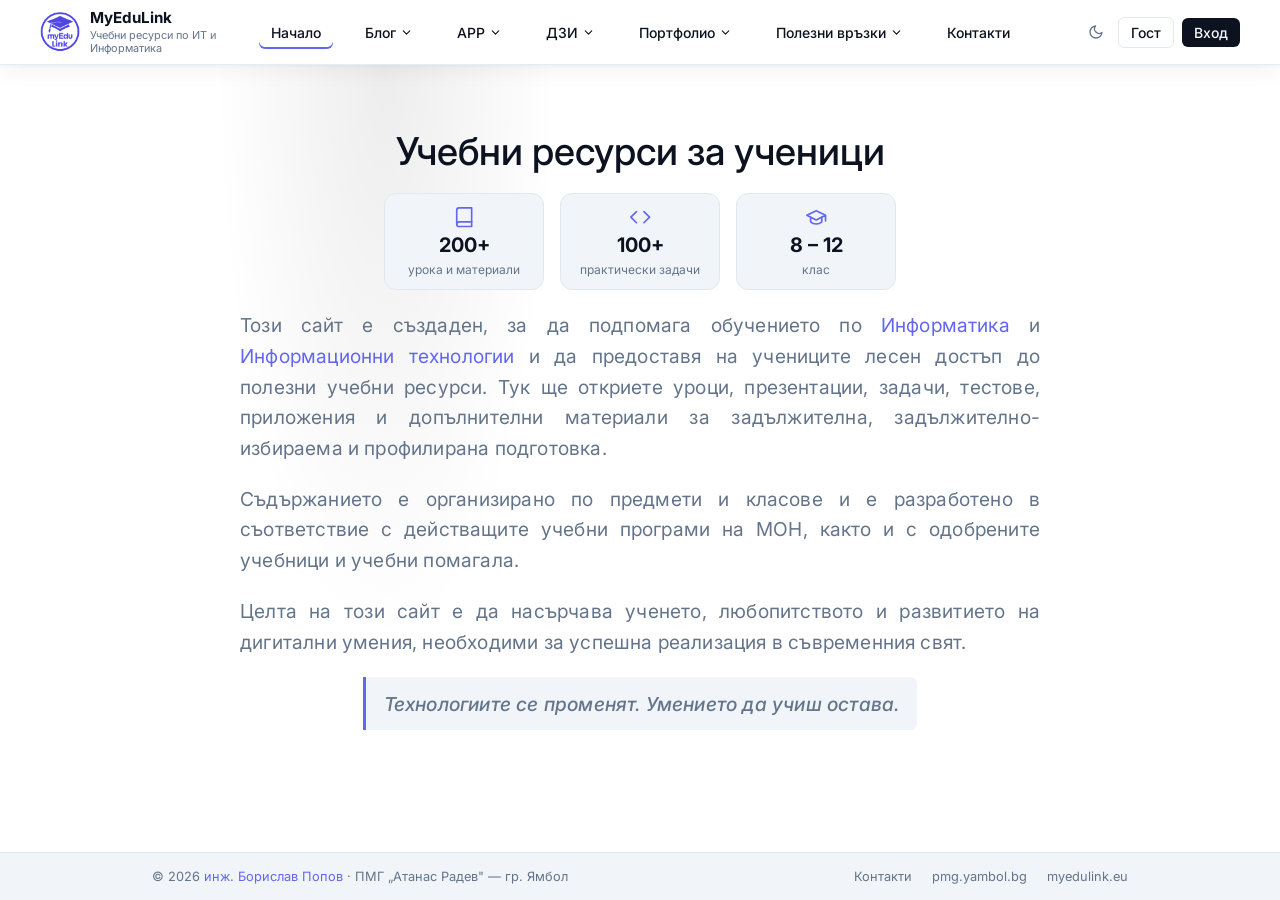
<file: index.html>
<!DOCTYPE html>
<html lang="bg">
<head>
  <meta charset="utf-8"/>
  <meta name="viewport" content="width=device-width,initial-scale=1"/>
  <title>MyEduLink — Борислав Попов</title>
  <link rel="preconnect" href="https://fonts.googleapis.com"/>
  <link rel="preconnect" href="https://fonts.gstatic.com" crossorigin/>
  <link href="https://fonts.googleapis.com/css2?family=Inter:wght@400;500;600;700&display=swap" rel="stylesheet"/>
  <link rel="stylesheet" href="styles.css"/>
</head>
<body>

<!-- ══════════════════════════════════════════════════════════════════════════
     HEADER — copy this block to every new page, keep nav.js at the bottom
     ══════════════════════════════════════════════════════════════════════════ -->
<header id="site-header">
  <nav class="nav-inner">

    <!-- Logo -->
    <a href="index.html" class="logo">
      <img src="logo.png" alt="MyEduLink" class="logo-img"/>
      <div class="logo-text">
        <span class="logo-title">MyEduLink</span>
        <span class="logo-sub">Учебни ресурси по ИТ и Информатика</span>
      </div>
    </a>

    <!-- Desktop nav links -->
    <div class="nav-links">

      <a href="index.html" class="nav-link nav-link--active">Начало</a>

      <!-- Блог -->
      <div class="nav-item" data-dd="blog">
        <button class="nav-trigger">Блог
          <svg class="chev" viewBox="0 0 24 24"><polyline points="6 9 12 15 18 9"/></svg>
        </button>
        <div class="dd-wrap" id="dd-blog">
          <div class="dd-panel">
            <div class="dd-grid dd-grid-1">
              <a href="https://myedulink.eu/blog" class="dd-item">
                <div class="dd-item-icon"><svg viewBox="0 0 24 24"><path d="M2 22l10-10"/><path d="M16 8c0 0 2 2 2 5s-2 5-8 8c-6-3-8-8-8-8 0-6 8-13 14-13z"/></svg></div>
                <div class="dd-item-text"><span class="dd-title">Последни публикации</span><span class="dd-desc">Новини и актуални материали</span></div>
              </a>
              <a href="https://myedulink.eu/blog" class="dd-item">
                <div class="dd-item-icon"><svg viewBox="0 0 24 24"><polyline points="21 8 21 21 3 21 3 8"/><rect x="1" y="3" width="22" height="5"/><line x1="10" y1="12" x2="14" y2="12"/></svg></div>
                <div class="dd-item-text"><span class="dd-title">Архив</span><span class="dd-desc">Всички публикации</span></div>
              </a>
            </div>
          </div>
        </div>
      </div>

      <!-- APP -->
      <div class="nav-item" data-dd="app">
        <button class="nav-trigger">APP
          <svg class="chev" viewBox="0 0 24 24"><polyline points="6 9 12 15 18 9"/></svg>
        </button>
        <div class="dd-wrap" id="dd-app">
          <div class="dd-panel">
            <div class="dd-grid dd-grid-2">
              <a href="https://myedulink.eu/apps/weather" class="dd-item">
                <div class="dd-item-icon"><svg viewBox="0 0 24 24"><circle cx="12" cy="12" r="4"/><line x1="12" y1="2" x2="12" y2="6"/><line x1="12" y1="18" x2="12" y2="22"/><line x1="2" y1="12" x2="6" y2="12"/><line x1="18" y1="12" x2="22" y2="12"/><line x1="4.22" y1="4.22" x2="7.05" y2="7.05"/><line x1="16.95" y1="16.95" x2="19.78" y2="19.78"/><line x1="4.22" y1="19.78" x2="7.05" y2="16.95"/><line x1="16.95" y1="7.05" x2="19.78" y2="4.22"/></svg></div>
                <div class="dd-item-text"><span class="dd-title">Прогноза за времето</span><span class="dd-desc">Текущо и до 6-дневна прогноза</span></div>
              </a>
              <a href="https://myedulink.eu/apps/wheel" class="dd-item">
                <div class="dd-item-icon"><svg viewBox="0 0 24 24"><circle cx="12" cy="12" r="9"/><circle cx="12" cy="12" r="2.5"/><line x1="12" y1="3" x2="12" y2="9.5"/><line x1="12" y1="14.5" x2="12" y2="21"/><line x1="3" y1="12" x2="9.5" y2="12"/><line x1="14.5" y1="12" x2="21" y2="12"/><line x1="5.64" y1="5.64" x2="10.11" y2="10.11"/><line x1="13.89" y1="13.89" x2="18.36" y2="18.36"/><line x1="18.36" y1="5.64" x2="13.89" y2="10.11"/><line x1="10.11" y1="13.89" x2="5.64" y2="18.36"/></svg></div>
                <div class="dd-item-text"><span class="dd-title">Wheel of Fortune</span><span class="dd-desc">Завъртете колелото на съдбата</span></div>
              </a>
              <a href="https://myedulink.eu/apps/barcode" class="dd-item">
                <div class="dd-item-icon"><svg viewBox="0 0 24 24"><rect x="3" y="3" width="6" height="6" rx="0.5"/><rect x="15" y="3" width="6" height="6" rx="0.5"/><rect x="3" y="15" width="6" height="6" rx="0.5"/><rect x="5" y="5" width="2" height="2"/><rect x="17" y="5" width="2" height="2"/><rect x="5" y="17" width="2" height="2"/><path d="M15 15h2v2h-2zm4 0h2v2h-2zm-4 4h2v2h-2zm2-2h2v2h-2z"/></svg></div>
                <div class="dd-item-text"><span class="dd-title">QR Генератор</span><span class="dd-desc">Генерирай персонализирани QR кодове</span></div>
              </a>
              <a href="https://myedulink.eu/apps/converter" class="dd-item">
                <div class="dd-item-icon"><svg viewBox="0 0 24 24"><path d="M4 7h16M4 12h10M4 17h7"/><path d="m16 14 3 3-3 3"/></svg></div>
                <div class="dd-item-text"><span class="dd-title">Конвертор на бройни системи</span><span class="dd-desc">Преобразувай с видими стъпки</span></div>
              </a>
              <a href="https://myedulink.eu/apps/binary" class="dd-item">
                <div class="dd-item-icon"><svg viewBox="0 0 24 24"><polyline points="16 18 22 12 16 6"/><polyline points="8 6 2 12 8 18"/></svg></div>
                <div class="dd-item-text"><span class="dd-title">Двоична Аритметика</span><span class="dd-desc">Събиране, изваждане, умножение, деление</span></div>
              </a>
              <a href="https://myedulink.eu/apps/flowchart" class="dd-item">
                <div class="dd-item-icon"><svg viewBox="0 0 24 24"><rect x="3" y="3" width="6" height="4" rx="1"/><rect x="15" y="9" width="6" height="4" rx="1"/><rect x="3" y="17" width="6" height="4" rx="1"/><path d="M9 5h3a3 3 0 0 1 3 3v8a3 3 0 0 1-3 3H9"/><line x1="6" y1="7" x2="6" y2="17"/></svg></div>
                <div class="dd-item-text"><span class="dd-title">Блок-Диаграма</span><span class="dd-desc">Създавай и изпълнявай алгоритми</span></div>
              </a>
              <a href="https://myedulink.eu/apps/countdown" class="dd-item">
                <div class="dd-item-icon"><svg viewBox="0 0 24 24"><circle cx="12" cy="12" r="10"/><polyline points="12 6 12 12 16 14"/></svg></div>
                <div class="dd-item-text"><span class="dd-title">Обратен Брояч</span><span class="dd-desc">Таймер за класна стая</span></div>
              </a>
              <a href="https://myedulink.eu/apps/whiteboard" class="dd-item">
                <div class="dd-item-icon"><svg viewBox="0 0 24 24"><path d="M11 4H4a2 2 0 0 0-2 2v14a2 2 0 0 0 2 2h14a2 2 0 0 0 2-2v-7"/><path d="M18.5 2.5a2.121 2.121 0 0 1 3 3L12 15l-4 1 1-4 9.5-9.5z"/></svg></div>
                <div class="dd-item-text"><span class="dd-title">Whiteboard</span><span class="dd-desc">Дигитална дъска за рисуване</span></div>
              </a>
              <a href="https://myedulink.eu/apps/grade-converter" class="dd-item">
                <div class="dd-item-icon"><svg viewBox="0 0 24 24"><polygon points="12 2 15.09 8.26 22 9.27 17 14.14 18.18 21.02 12 17.77 5.82 21.02 7 14.14 2 9.27 8.91 8.26 12 2"/></svg></div>
                <div class="dd-item-text"><span class="dd-title">Конвертор на оценки</span><span class="dd-desc">Изчислявай оценка по точки</span></div>
              </a>
            </div>
          </div>
        </div>
      </div>

      <!-- ДЗИ (mega menu) -->
      <div class="nav-item" data-dd="dzi">
        <button class="nav-trigger">ДЗИ
          <svg class="chev" viewBox="0 0 24 24"><polyline points="6 9 12 15 18 9"/></svg>
        </button>
        <div class="dd-wrap mega" id="dd-dzi">
          <div class="dd-panel dd-mega">
            <div class="dd-mega-main">
              <p class="dd-mega-label">По предмет</p>
              <div class="dd-mega-grid">
                <a href="#" class="dd-subject">Информатика</a>
                <a href="#" class="dd-subject">ИТ</a>
              </div>
              <hr class="dd-mega-divider"/>
              <div class="dd-mega-grid">
                <a href="#" class="dd-subject">График на изпитите</a>
                <a href="#" class="dd-subject">Примерни тестове</a>
              </div>
            </div>
          </div>
        </div>
      </div>

      <!-- Портфолио -->
      <div class="nav-item" data-dd="port">
        <button class="nav-trigger">Портфолио
          <svg class="chev" viewBox="0 0 24 24"><polyline points="6 9 12 15 18 9"/></svg>
        </button>
        <div class="dd-wrap" id="dd-port">
          <div class="dd-panel">
            <div class="dd-grid dd-grid-1">
              <a href="#" class="dd-item">
                <div class="dd-item-icon"><svg viewBox="0 0 24 24"><path d="M22 19a2 2 0 0 1-2 2H4a2 2 0 0 1-2-2V5a2 2 0 0 1 2-2h5l2 3h9a2 2 0 0 1 2 2z"/></svg></div>
                <div class="dd-item-text"><span class="dd-title">Проекти</span><span class="dd-desc">Завършени проекти</span></div>
              </a>
              <a href="#" class="dd-item">
                <div class="dd-item-icon"><svg viewBox="0 0 24 24"><path d="M22 10v6M2 10l10-5 10 5-10 5z"/><path d="M6 12v5c3 3 9 3 12 0v-5"/></svg></div>
                <div class="dd-item-text"><span class="dd-title">Ученически работи</span><span class="dd-desc">Работи и разработки на ученици</span></div>
              </a>
              <a href="#" class="dd-item">
                <div class="dd-item-icon"><svg viewBox="0 0 24 24"><circle cx="12" cy="8" r="6"/><path d="M15.477 12.89 17 22l-5-3-5 3 1.523-9.11"/></svg></div>
                <div class="dd-item-text"><span class="dd-title">Награди</span><span class="dd-desc">Постижения и отличия</span></div>
              </a>
            </div>
          </div>
        </div>
      </div>

      <!-- Полезни връзки -->
      <div class="nav-item" data-dd="links">
        <button class="nav-trigger">Полезни връзки
          <svg class="chev" viewBox="0 0 24 24"><polyline points="6 9 12 15 18 9"/></svg>
        </button>
        <div class="dd-wrap" id="dd-links">
          <div class="dd-panel">
            <div class="dd-grid dd-grid-2">
              <a href="https://www.mon.bg/" target="_blank" class="dd-item">
                <div class="dd-item-icon"><svg viewBox="0 0 24 24"><rect x="4" y="2" width="16" height="20" rx="1"/><path d="M9 22v-4h6v4"/><line x1="9" y1="7" x2="9.01" y2="7" stroke-width="3"/><line x1="15" y1="7" x2="15.01" y2="7" stroke-width="3"/><line x1="9" y1="12" x2="9.01" y2="12" stroke-width="3"/><line x1="15" y1="12" x2="15.01" y2="12" stroke-width="3"/></svg></div>
                <div class="dd-item-text"><span class="dd-title">МОН</span><span class="dd-desc">Министерство на образованието</span></div>
              </a>
              <a href="https://www.ruo-yambol.bg/news" target="_blank" class="dd-item">
                <div class="dd-item-icon"><svg viewBox="0 0 24 24"><path d="M20 10c0 6-8 12-8 12S4 16 4 10a8 8 0 0 1 16 0Z"/><circle cx="12" cy="10" r="3"/></svg></div>
                <div class="dd-item-text"><span class="dd-title">РУО</span><span class="dd-desc">Регионално управление</span></div>
              </a>
              <a href="https://noit.myedulink.eu/" target="_blank" class="dd-item">
                <div class="dd-item-icon"><svg viewBox="0 0 24 24"><path d="M14 2H6a2 2 0 0 0-2 2v16a2 2 0 0 0 2 2h12a2 2 0 0 0 2-2V8z"/><polyline points="14 2 14 8 20 8"/><line x1="16" y1="13" x2="8" y2="13"/><line x1="16" y1="17" x2="8" y2="17"/></svg></div>
                <div class="dd-item-text"><span class="dd-title">НОИТ</span><span class="dd-desc">Реши задачи. Виж грешките. Напредни</span></div>
              </a>
              <a href="https://www.shkolo.bg/" target="_blank" class="dd-item">
                <div class="dd-item-icon"><svg viewBox="0 0 24 24"><rect x="2" y="3" width="20" height="14" rx="2"/><line x1="8" y1="21" x2="16" y2="21"/><line x1="12" y1="17" x2="12" y2="21"/></svg></div>
                <div class="dd-item-text"><span class="dd-title">Shkolo</span><span class="dd-desc">Електронен дневник</span></div>
              </a>
            </div>
          </div>
        </div>
      </div>

      <a href="contact.html" class="nav-link">Контакти</a>

    </div><!-- /nav-links -->

    <!-- Desktop actions -->
    <div class="nav-actions">
      <button class="theme-btn" id="theme-btn" title="Смени тема">
        <svg id="icon-moon" viewBox="0 0 24 24"><path d="M21 12.79A9 9 0 1 1 11.21 3 7 7 0 0 0 21 12.79z"/></svg>
        <svg id="icon-sun"  viewBox="0 0 24 24" style="display:none">
          <circle cx="12" cy="12" r="4"/>
          <line x1="12" y1="2"  x2="12" y2="6"/><line x1="12" y1="18" x2="12" y2="22"/>
          <line x1="2"  y1="12" x2="6"  y2="12"/><line x1="18" y1="12" x2="22" y2="12"/>
          <line x1="4.22"  y1="4.22"  x2="7.05"  y2="7.05"/>
          <line x1="16.95" y1="16.95" x2="19.78" y2="19.78"/>
          <line x1="4.22"  y1="19.78" x2="7.05"  y2="16.95"/>
          <line x1="16.95" y1="7.05"  x2="19.78" y2="4.22"/>
        </svg>
      </button>
      <a href="https://myedulink.eu/?view=guest" class="btn-ghost">Гост</a>
      <a href="https://myedulink.eu/?view=login" class="btn-primary">Вход</a>
    </div>

    <!-- Mobile hamburger -->
    <button class="mobile-toggle" id="mobile-btn" aria-label="Меню">
      <svg id="icon-menu" viewBox="0 0 24 24">
        <line x1="3" y1="6"  x2="21" y2="6"/>
        <line x1="3" y1="12" x2="21" y2="12"/>
        <line x1="3" y1="18" x2="21" y2="18"/>
      </svg>
      <svg id="icon-x" viewBox="0 0 24 24" style="display:none">
        <line x1="18" y1="6"  x2="6"  y2="18"/>
        <line x1="6"  y1="6"  x2="18" y2="18"/>
      </svg>
    </button>

  </nav>

  <!-- Mobile menu -->
  <div class="mobile-menu" id="mobile-menu" hidden>
    <a href="index.html" class="mobile-link">Начало</a>
    <a href="https://myedulink.eu/blog" class="mobile-link">Блог</a>
    <a href="https://myedulink.eu/apps" class="mobile-link">APP</a>
    <a href="#" class="mobile-link">ДЗИ <svg viewBox="0 0 24 24"><polyline points="6 9 12 15 18 9"/></svg></a>
    <a href="#" class="mobile-link">Портфолио <svg viewBox="0 0 24 24"><polyline points="6 9 12 15 18 9"/></svg></a>
    <a href="#" class="mobile-link">Полезни връзки <svg viewBox="0 0 24 24"><polyline points="6 9 12 15 18 9"/></svg></a>
    <a href="contact.html" class="mobile-link">Контакти</a>
    <div class="mobile-actions">
      <a href="https://myedulink.eu/?view=guest" class="btn-ghost">Гост</a>
      <a href="https://myedulink.eu/?view=login" class="btn-primary">Вход</a>
    </div>
  </div>

</header>
<!-- ══════════════════════════════════════════════════════════════════════════
     END HEADER
     ══════════════════════════════════════════════════════════════════════════ -->


<!-- Hero -->
<section class="hero">
  <div aria-hidden="true" class="hero-bg"></div>

  <div class="hero-content">
    <h1 class="anim-up" style="animation-delay:100ms">
      Учебни ресурси за ученици
    </h1>

    <div class="hero-stats anim-up" style="animation-delay:150ms">
      <div class="hero-stat">
        <svg viewBox="0 0 24 24"><path d="M4 19.5A2.5 2.5 0 0 1 6.5 17H20"/><path d="M6.5 2H20v20H6.5A2.5 2.5 0 0 1 4 19.5v-15A2.5 2.5 0 0 1 6.5 2z"/></svg>
        <span class="hero-stat-num">200+</span>
        <span class="hero-stat-label">урока и материали</span>
      </div>
      <div class="hero-stat">
        <svg viewBox="0 0 24 24"><polyline points="16 18 22 12 16 6"/><polyline points="8 6 2 12 8 18"/></svg>
        <span class="hero-stat-num">100+</span>
        <span class="hero-stat-label">практически задачи</span>
      </div>
      <div class="hero-stat">
        <svg viewBox="0 0 24 24"><path d="M22 10v6M2 10l10-5 10 5-10 5z"/><path d="M6 12v5c3 3 9 3 12 0v-5"/></svg>
        <span class="hero-stat-num">8 – 12</span>
        <span class="hero-stat-label">клас</span>
      </div>
    </div>

    <p class="anim-up" style="animation-delay:200ms">
      Този сайт е създаден, за да подпомага обучението по <span class="accent">Информатика</span> и <span class="accent">Информационни технологии</span> и да предоставя
      на учениците лесен достъп до полезни учебни ресурси. Тук ще откриете уроци, презентации, задачи, тестове,
      приложения и допълнителни материали за задължителна, задължително-избираема и профилирана подготовка.
    </p>

    <p class="anim-up" style="animation-delay:240ms">
      Съдържанието е организирано по предмети и класове и е разработено в съответствие с действащите учебни
      програми на МОН, както и с одобрените учебници и учебни помагала.
    </p>

    <p class="anim-up" style="animation-delay:270ms">
      Целта на този сайт е да насърчава ученето, любопитството и развитието на дигитални умения, необходими
      за успешна реализация в съвременния свят.
    </p>

    <p class="hero-quote anim-up" style="animation-delay:300ms">
      Технологиите се променят. Умението да учиш остава.
    </p>

  </div>
</section>

<footer id="site-footer">
  <div class="footer-bar">
    <span>© 2026 <span class="accent">инж. Борислав Попов</span> · ПМГ „Атанас Радев" — гр. Ямбол</span>
    <div class="footer-bar-links">
      <a href="contact.html">Контакти</a>
      <a href="https://pmg.yambol.bg" target="_blank">pmg.yambol.bg</a>
      <a href="https://myedulink.eu" target="_blank">myedulink.eu</a>
    </div>
  </div>
</footer>

<script src="nav.js"></script>
</body>
</html>
</file>
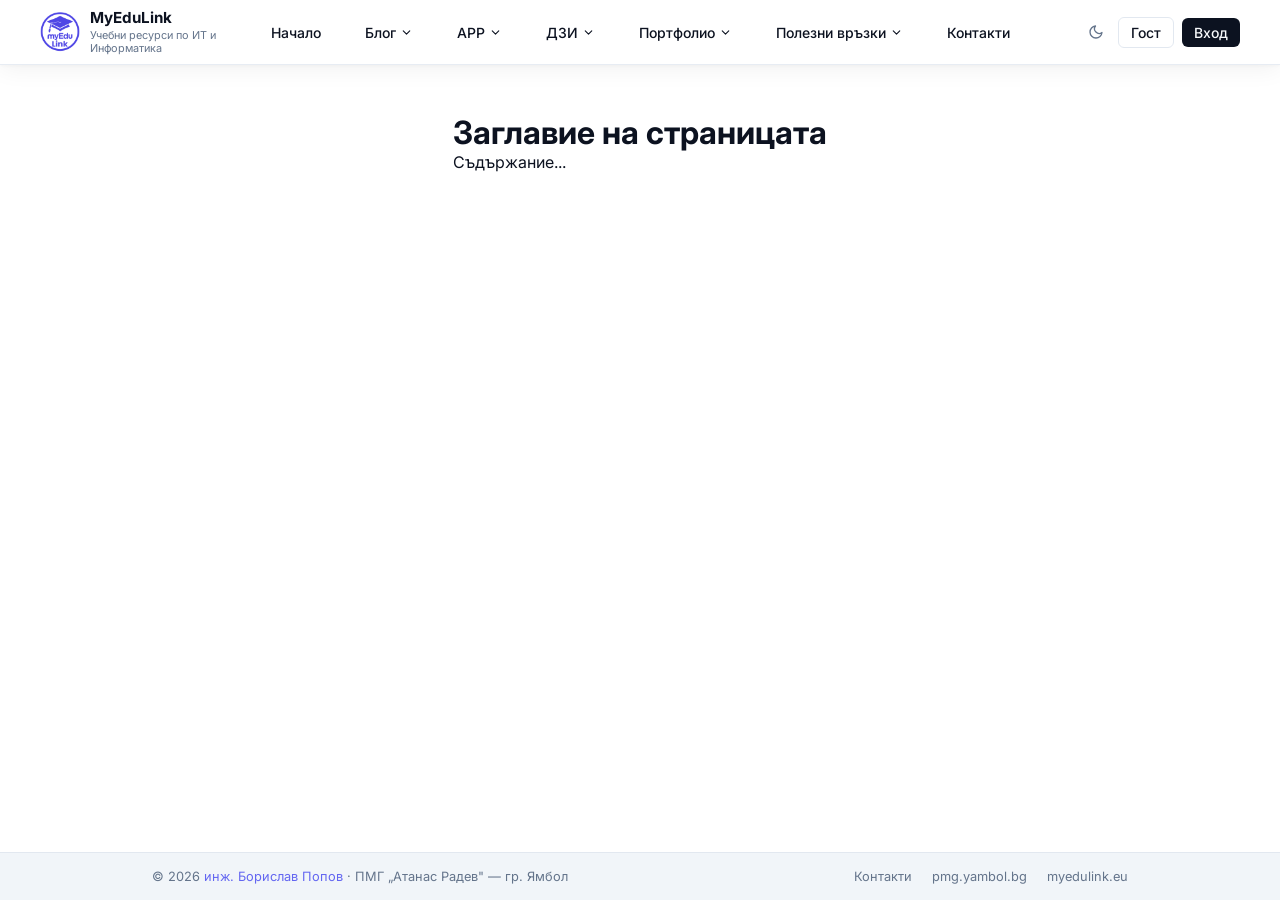
<file: _template.html>
<!DOCTYPE html>
<html lang="bg">
<head>
  <meta charset="utf-8"/>
  <meta name="viewport" content="width=device-width,initial-scale=1"/>
  <title>ЗАГЛАВИЕ — MyEduLink</title>
  <link rel="preconnect" href="https://fonts.googleapis.com"/>
  <link rel="preconnect" href="https://fonts.gstatic.com" crossorigin/>
  <link href="https://fonts.googleapis.com/css2?family=Inter:wght@400;500;600;700&display=swap" rel="stylesheet"/>
  <link rel="stylesheet" href="styles.css"/>
</head>
<body>

<header id="site-header">
  <nav class="nav-inner">

    <!-- Logo -->
    <a href="index.html" class="logo">
      <img src="logo.png" alt="MyEduLink" class="logo-img"/>
      <div class="logo-text">
        <span class="logo-title">MyEduLink</span>
        <span class="logo-sub">Учебни ресурси по ИТ и Информатика</span>
      </div>
    </a>

    <!-- Desktop nav links -->
    <div class="nav-links">

      <a href="index.html" class="nav-link">Начало</a>

      <!-- Блог -->
      <div class="nav-item" data-dd="blog">
        <button class="nav-trigger">Блог
          <svg class="chev" viewBox="0 0 24 24"><polyline points="6 9 12 15 18 9"/></svg>
        </button>
        <div class="dd-wrap" id="dd-blog">
          <div class="dd-panel">
            <div class="dd-grid dd-grid-1">
              <a href="https://myedulink.eu/blog" class="dd-item">
                <div class="dd-item-icon"><svg viewBox="0 0 24 24"><path d="M2 22l10-10"/><path d="M16 8c0 0 2 2 2 5s-2 5-8 8c-6-3-8-8-8-8 0-6 8-13 14-13z"/></svg></div>
                <div class="dd-item-text"><span class="dd-title">Последни публикации</span><span class="dd-desc">Новини и актуални материали</span></div>
              </a>
              <a href="https://myedulink.eu/blog" class="dd-item">
                <div class="dd-item-icon"><svg viewBox="0 0 24 24"><polyline points="21 8 21 21 3 21 3 8"/><rect x="1" y="3" width="22" height="5"/><line x1="10" y1="12" x2="14" y2="12"/></svg></div>
                <div class="dd-item-text"><span class="dd-title">Архив</span><span class="dd-desc">Всички публикации</span></div>
              </a>
            </div>
          </div>
        </div>
      </div>

      <!-- APP -->
      <div class="nav-item" data-dd="app">
        <button class="nav-trigger">APP
          <svg class="chev" viewBox="0 0 24 24"><polyline points="6 9 12 15 18 9"/></svg>
        </button>
        <div class="dd-wrap" id="dd-app">
          <div class="dd-panel">
            <div class="dd-grid dd-grid-2">
              <a href="https://myedulink.eu/apps/weather" class="dd-item">
                <div class="dd-item-icon"><svg viewBox="0 0 24 24"><circle cx="12" cy="12" r="4"/><line x1="12" y1="2" x2="12" y2="6"/><line x1="12" y1="18" x2="12" y2="22"/><line x1="2" y1="12" x2="6" y2="12"/><line x1="18" y1="12" x2="22" y2="12"/><line x1="4.22" y1="4.22" x2="7.05" y2="7.05"/><line x1="16.95" y1="16.95" x2="19.78" y2="19.78"/><line x1="4.22" y1="19.78" x2="7.05" y2="16.95"/><line x1="16.95" y1="7.05" x2="19.78" y2="4.22"/></svg></div>
                <div class="dd-item-text"><span class="dd-title">Прогноза за времето</span><span class="dd-desc">Текущо и до 6-дневна прогноза</span></div>
              </a>
              <a href="https://myedulink.eu/apps/wheel" class="dd-item">
                <div class="dd-item-icon"><svg viewBox="0 0 24 24"><circle cx="12" cy="12" r="9"/><circle cx="12" cy="12" r="2.5"/><line x1="12" y1="3" x2="12" y2="9.5"/><line x1="12" y1="14.5" x2="12" y2="21"/><line x1="3" y1="12" x2="9.5" y2="12"/><line x1="14.5" y1="12" x2="21" y2="12"/><line x1="5.64" y1="5.64" x2="10.11" y2="10.11"/><line x1="13.89" y1="13.89" x2="18.36" y2="18.36"/><line x1="18.36" y1="5.64" x2="13.89" y2="10.11"/><line x1="10.11" y1="13.89" x2="5.64" y2="18.36"/></svg></div>
                <div class="dd-item-text"><span class="dd-title">Wheel of Fortune</span><span class="dd-desc">Завъртете колелото на съдбата</span></div>
              </a>
              <a href="https://myedulink.eu/apps/barcode" class="dd-item">
                <div class="dd-item-icon"><svg viewBox="0 0 24 24"><rect x="3" y="3" width="6" height="6" rx="0.5"/><rect x="15" y="3" width="6" height="6" rx="0.5"/><rect x="3" y="15" width="6" height="6" rx="0.5"/><rect x="5" y="5" width="2" height="2"/><rect x="17" y="5" width="2" height="2"/><rect x="5" y="17" width="2" height="2"/><path d="M15 15h2v2h-2zm4 0h2v2h-2zm-4 4h2v2h-2zm2-2h2v2h-2z"/></svg></div>
                <div class="dd-item-text"><span class="dd-title">QR Генератор</span><span class="dd-desc">Генерирай персонализирани QR кодове</span></div>
              </a>
              <a href="https://myedulink.eu/apps/converter" class="dd-item">
                <div class="dd-item-icon"><svg viewBox="0 0 24 24"><path d="M4 7h16M4 12h10M4 17h7"/><path d="m16 14 3 3-3 3"/></svg></div>
                <div class="dd-item-text"><span class="dd-title">Конвертор на бройни системи</span><span class="dd-desc">Преобразувай с видими стъпки</span></div>
              </a>
              <a href="https://myedulink.eu/apps/binary" class="dd-item">
                <div class="dd-item-icon"><svg viewBox="0 0 24 24"><polyline points="16 18 22 12 16 6"/><polyline points="8 6 2 12 8 18"/></svg></div>
                <div class="dd-item-text"><span class="dd-title">Двоична Аритметика</span><span class="dd-desc">Събиране, изваждане, умножение, деление</span></div>
              </a>
              <a href="https://myedulink.eu/apps/flowchart" class="dd-item">
                <div class="dd-item-icon"><svg viewBox="0 0 24 24"><rect x="3" y="3" width="6" height="4" rx="1"/><rect x="15" y="9" width="6" height="4" rx="1"/><rect x="3" y="17" width="6" height="4" rx="1"/><path d="M9 5h3a3 3 0 0 1 3 3v8a3 3 0 0 1-3 3H9"/><line x1="6" y1="7" x2="6" y2="17"/></svg></div>
                <div class="dd-item-text"><span class="dd-title">Блок-Диаграма</span><span class="dd-desc">Създавай и изпълнявай алгоритми</span></div>
              </a>
              <a href="https://myedulink.eu/apps/countdown" class="dd-item">
                <div class="dd-item-icon"><svg viewBox="0 0 24 24"><circle cx="12" cy="12" r="10"/><polyline points="12 6 12 12 16 14"/></svg></div>
                <div class="dd-item-text"><span class="dd-title">Обратен Брояч</span><span class="dd-desc">Таймер за класна стая</span></div>
              </a>
              <a href="https://myedulink.eu/apps/whiteboard" class="dd-item">
                <div class="dd-item-icon"><svg viewBox="0 0 24 24"><path d="M11 4H4a2 2 0 0 0-2 2v14a2 2 0 0 0 2 2h14a2 2 0 0 0 2-2v-7"/><path d="M18.5 2.5a2.121 2.121 0 0 1 3 3L12 15l-4 1 1-4 9.5-9.5z"/></svg></div>
                <div class="dd-item-text"><span class="dd-title">Whiteboard</span><span class="dd-desc">Дигитална дъска за рисуване</span></div>
              </a>
              <a href="https://myedulink.eu/apps/grade-converter" class="dd-item">
                <div class="dd-item-icon"><svg viewBox="0 0 24 24"><polygon points="12 2 15.09 8.26 22 9.27 17 14.14 18.18 21.02 12 17.77 5.82 21.02 7 14.14 2 9.27 8.91 8.26 12 2"/></svg></div>
                <div class="dd-item-text"><span class="dd-title">Конвертор на оценки</span><span class="dd-desc">Изчислявай оценка по точки</span></div>
              </a>
            </div>
          </div>
        </div>
      </div>

      <!-- ДЗИ (mega menu) -->
      <div class="nav-item" data-dd="dzi">
        <button class="nav-trigger">ДЗИ
          <svg class="chev" viewBox="0 0 24 24"><polyline points="6 9 12 15 18 9"/></svg>
        </button>
        <div class="dd-wrap mega" id="dd-dzi">
          <div class="dd-panel dd-mega">
            <div class="dd-mega-main">
              <p class="dd-mega-label">По предмет</p>
              <div class="dd-mega-grid">
                <a href="#" class="dd-subject">Информатика</a>
                <a href="#" class="dd-subject">ИТ</a>
              </div>
              <hr class="dd-mega-divider"/>
              <div class="dd-mega-grid">
                <a href="#" class="dd-subject">График на изпитите</a>
                <a href="#" class="dd-subject">Примерни тестове</a>
              </div>
            </div>
          </div>
        </div>
      </div>

      <!-- Портфолио -->
      <div class="nav-item" data-dd="port">
        <button class="nav-trigger">Портфолио
          <svg class="chev" viewBox="0 0 24 24"><polyline points="6 9 12 15 18 9"/></svg>
        </button>
        <div class="dd-wrap" id="dd-port">
          <div class="dd-panel">
            <div class="dd-grid dd-grid-1">
              <a href="#" class="dd-item">
                <div class="dd-item-icon"><svg viewBox="0 0 24 24"><path d="M22 19a2 2 0 0 1-2 2H4a2 2 0 0 1-2-2V5a2 2 0 0 1 2-2h5l2 3h9a2 2 0 0 1 2 2z"/></svg></div>
                <div class="dd-item-text"><span class="dd-title">Проекти</span><span class="dd-desc">Завършени проекти</span></div>
              </a>
              <a href="#" class="dd-item">
                <div class="dd-item-icon"><svg viewBox="0 0 24 24"><path d="M22 10v6M2 10l10-5 10 5-10 5z"/><path d="M6 12v5c3 3 9 3 12 0v-5"/></svg></div>
                <div class="dd-item-text"><span class="dd-title">Ученически работи</span><span class="dd-desc">Работи и разработки на ученици</span></div>
              </a>
              <a href="#" class="dd-item">
                <div class="dd-item-icon"><svg viewBox="0 0 24 24"><circle cx="12" cy="8" r="6"/><path d="M15.477 12.89 17 22l-5-3-5 3 1.523-9.11"/></svg></div>
                <div class="dd-item-text"><span class="dd-title">Награди</span><span class="dd-desc">Постижения и отличия</span></div>
              </a>
            </div>
          </div>
        </div>
      </div>

      <!-- Полезни връзки -->
      <div class="nav-item" data-dd="links">
        <button class="nav-trigger">Полезни връзки
          <svg class="chev" viewBox="0 0 24 24"><polyline points="6 9 12 15 18 9"/></svg>
        </button>
        <div class="dd-wrap" id="dd-links">
          <div class="dd-panel">
            <div class="dd-grid dd-grid-2">
              <a href="https://www.mon.bg/" target="_blank" class="dd-item">
                <div class="dd-item-icon"><svg viewBox="0 0 24 24"><rect x="4" y="2" width="16" height="20" rx="1"/><path d="M9 22v-4h6v4"/><line x1="9" y1="7" x2="9.01" y2="7" stroke-width="3"/><line x1="15" y1="7" x2="15.01" y2="7" stroke-width="3"/><line x1="9" y1="12" x2="9.01" y2="12" stroke-width="3"/><line x1="15" y1="12" x2="15.01" y2="12" stroke-width="3"/></svg></div>
                <div class="dd-item-text"><span class="dd-title">МОН</span><span class="dd-desc">Министерство на образованието</span></div>
              </a>
              <a href="https://www.ruo-yambol.bg/news" target="_blank" class="dd-item">
                <div class="dd-item-icon"><svg viewBox="0 0 24 24"><path d="M20 10c0 6-8 12-8 12S4 16 4 10a8 8 0 0 1 16 0Z"/><circle cx="12" cy="10" r="3"/></svg></div>
                <div class="dd-item-text"><span class="dd-title">РУО</span><span class="dd-desc">Регионално управление</span></div>
              </a>
              <a href="https://noit.myedulink.eu/" target="_blank" class="dd-item">
                <div class="dd-item-icon"><svg viewBox="0 0 24 24"><path d="M14 2H6a2 2 0 0 0-2 2v16a2 2 0 0 0 2 2h12a2 2 0 0 0 2-2V8z"/><polyline points="14 2 14 8 20 8"/><line x1="16" y1="13" x2="8" y2="13"/><line x1="16" y1="17" x2="8" y2="17"/></svg></div>
                <div class="dd-item-text"><span class="dd-title">НОИТ</span><span class="dd-desc">Реши задачи. Виж грешките. Напредни</span></div>
              </a>
              <a href="https://www.shkolo.bg/" target="_blank" class="dd-item">
                <div class="dd-item-icon"><svg viewBox="0 0 24 24"><rect x="2" y="3" width="20" height="14" rx="2"/><line x1="8" y1="21" x2="16" y2="21"/><line x1="12" y1="17" x2="12" y2="21"/></svg></div>
                <div class="dd-item-text"><span class="dd-title">Shkolo</span><span class="dd-desc">Електронен дневник</span></div>
              </a>
            </div>
          </div>
        </div>
      </div>

      <a href="contact.html" class="nav-link">Контакти</a>

    </div><!-- /nav-links -->

    <!-- Desktop actions -->
    <div class="nav-actions">
      <button class="theme-btn" id="theme-btn" title="Смени тема">
        <svg id="icon-moon" viewBox="0 0 24 24"><path d="M21 12.79A9 9 0 1 1 11.21 3 7 7 0 0 0 21 12.79z"/></svg>
        <svg id="icon-sun"  viewBox="0 0 24 24" style="display:none">
          <circle cx="12" cy="12" r="4"/>
          <line x1="12" y1="2"  x2="12" y2="6"/><line x1="12" y1="18" x2="12" y2="22"/>
          <line x1="2"  y1="12" x2="6"  y2="12"/><line x1="18" y1="12" x2="22" y2="12"/>
          <line x1="4.22"  y1="4.22"  x2="7.05"  y2="7.05"/>
          <line x1="16.95" y1="16.95" x2="19.78" y2="19.78"/>
          <line x1="4.22"  y1="19.78" x2="7.05"  y2="16.95"/>
          <line x1="16.95" y1="7.05"  x2="19.78" y2="4.22"/>
        </svg>
      </button>
      <a href="https://myedulink.eu/?view=guest" class="btn-ghost">Гост</a>
      <a href="https://myedulink.eu/?view=login" class="btn-primary">Вход</a>
    </div>

    <!-- Mobile hamburger -->
    <button class="mobile-toggle" id="mobile-btn" aria-label="Меню">
      <svg id="icon-menu" viewBox="0 0 24 24">
        <line x1="3" y1="6"  x2="21" y2="6"/>
        <line x1="3" y1="12" x2="21" y2="12"/>
        <line x1="3" y1="18" x2="21" y2="18"/>
      </svg>
      <svg id="icon-x" viewBox="0 0 24 24" style="display:none">
        <line x1="18" y1="6"  x2="6"  y2="18"/>
        <line x1="6"  y1="6"  x2="18" y2="18"/>
      </svg>
    </button>

  </nav>

  <!-- Mobile menu -->
  <div class="mobile-menu" id="mobile-menu" hidden>
    <a href="index.html" class="mobile-link">Начало</a>
    <a href="https://myedulink.eu/blog" class="mobile-link">Блог</a>
    <a href="https://myedulink.eu/apps" class="mobile-link">APP</a>
    <a href="#" class="mobile-link">ДЗИ <svg viewBox="0 0 24 24"><polyline points="6 9 12 15 18 9"/></svg></a>
    <a href="#" class="mobile-link">Портфолио <svg viewBox="0 0 24 24"><polyline points="6 9 12 15 18 9"/></svg></a>
    <a href="#" class="mobile-link">Полезни връзки <svg viewBox="0 0 24 24"><polyline points="6 9 12 15 18 9"/></svg></a>
    <a href="contact.html" class="mobile-link">Контакти</a>
    <div class="mobile-actions">
      <a href="https://myedulink.eu/?view=guest" class="btn-ghost">Гост</a>
      <a href="https://myedulink.eu/?view=login" class="btn-primary">Вход</a>
    </div>
  </div>

</header>


<!-- ═══════════════════════════════════════════
     СЪДЪРЖАНИЕ НА СТРАНИЦАТА — редактирай тук
     ═══════════════════════════════════════════ -->
<main style="max-width:64rem; margin:0 auto; padding:3rem 1rem;">

  <h1>Заглавие на страницата</h1>
  <p>Съдържание...</p>

</main>
<!-- ═══════════════════════════════════════════ -->


<footer id="site-footer">
  <div class="footer-bar">
    <span>© 2026 <span class="accent">инж. Борислав Попов</span> · ПМГ „Атанас Радев" — гр. Ямбол</span>
    <div class="footer-bar-links">
      <a href="contact.html">Контакти</a>
      <a href="https://pmg.yambol.bg" target="_blank">pmg.yambol.bg</a>
      <a href="https://myedulink.eu" target="_blank">myedulink.eu</a>
    </div>
  </div>
</footer>

<script src="nav.js"></script>
</body>
</html>
</file>
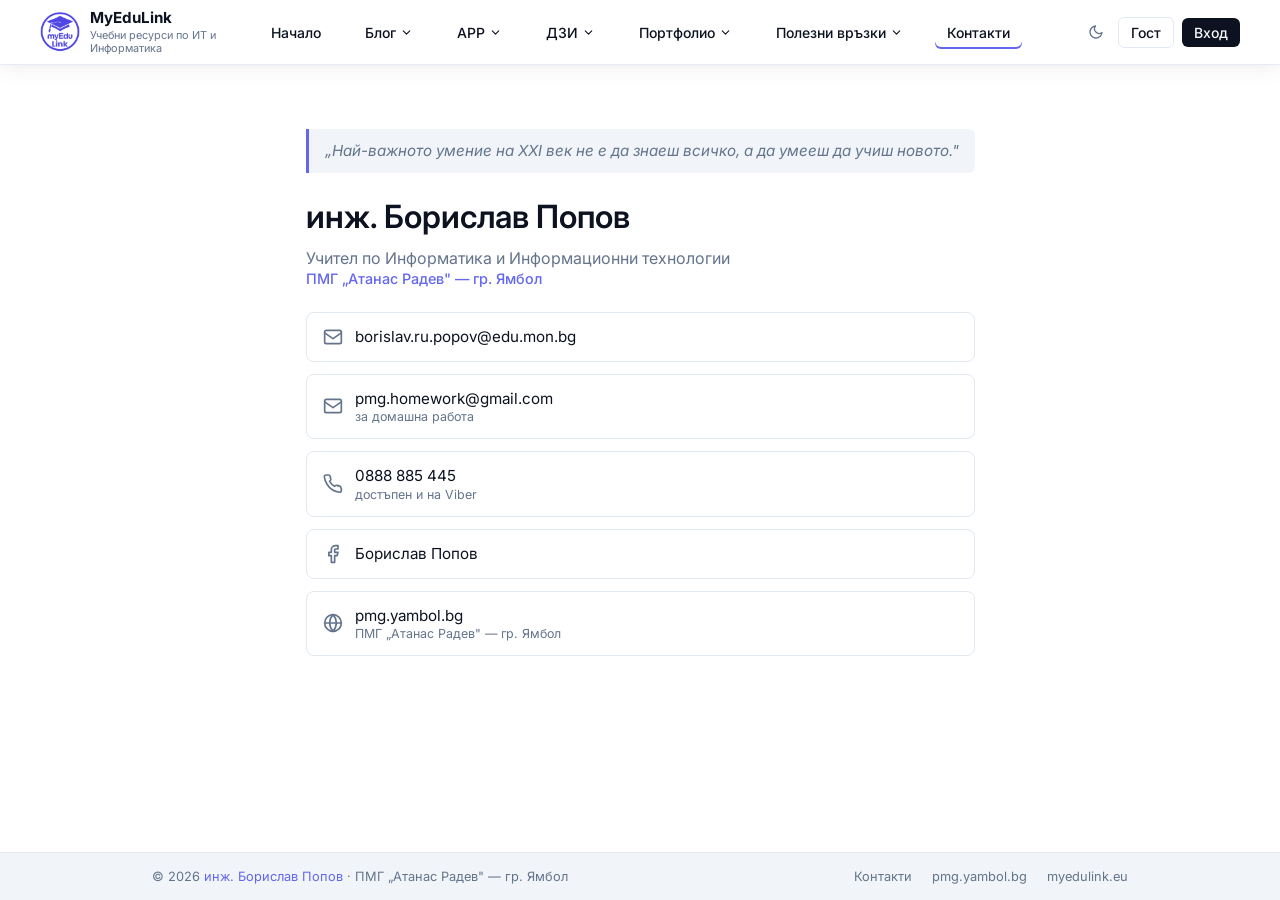
<file: contact.html>
<!DOCTYPE html>
<html lang="bg">
<head>
  <meta charset="utf-8"/>
  <meta name="viewport" content="width=device-width,initial-scale=1"/>
  <title>Контакти — MyEduLink</title>
  <link rel="preconnect" href="https://fonts.googleapis.com"/>
  <link rel="preconnect" href="https://fonts.gstatic.com" crossorigin/>
  <link href="https://fonts.googleapis.com/css2?family=Inter:wght@400;500;600;700&display=swap" rel="stylesheet"/>
  <link rel="stylesheet" href="styles.css"/>
</head>
<body>

<header id="site-header">
  <nav class="nav-inner">

    <!-- Logo -->
    <a href="index.html" class="logo">
      <img src="logo.png" alt="MyEduLink" class="logo-img"/>
      <div class="logo-text">
        <span class="logo-title">MyEduLink</span>
        <span class="logo-sub">Учебни ресурси по ИТ и Информатика</span>
      </div>
    </a>

    <!-- Desktop nav links -->
    <div class="nav-links">

      <a href="index.html" class="nav-link">Начало</a>

      <!-- Блог -->
      <div class="nav-item" data-dd="blog">
        <button class="nav-trigger">Блог
          <svg class="chev" viewBox="0 0 24 24"><polyline points="6 9 12 15 18 9"/></svg>
        </button>
        <div class="dd-wrap" id="dd-blog">
          <div class="dd-panel">
            <div class="dd-grid dd-grid-1">
              <a href="https://myedulink.eu/blog" class="dd-item">
                <div class="dd-item-icon"><svg viewBox="0 0 24 24"><path d="M2 22l10-10"/><path d="M16 8c0 0 2 2 2 5s-2 5-8 8c-6-3-8-8-8-8 0-6 8-13 14-13z"/></svg></div>
                <div class="dd-item-text"><span class="dd-title">Последни публикации</span><span class="dd-desc">Новини и актуални материали</span></div>
              </a>
              <a href="https://myedulink.eu/blog" class="dd-item">
                <div class="dd-item-icon"><svg viewBox="0 0 24 24"><polyline points="21 8 21 21 3 21 3 8"/><rect x="1" y="3" width="22" height="5"/><line x1="10" y1="12" x2="14" y2="12"/></svg></div>
                <div class="dd-item-text"><span class="dd-title">Архив</span><span class="dd-desc">Всички публикации</span></div>
              </a>
            </div>
          </div>
        </div>
      </div>

      <!-- APP -->
      <div class="nav-item" data-dd="app">
        <button class="nav-trigger">APP
          <svg class="chev" viewBox="0 0 24 24"><polyline points="6 9 12 15 18 9"/></svg>
        </button>
        <div class="dd-wrap" id="dd-app">
          <div class="dd-panel">
            <div class="dd-grid dd-grid-2">
              <a href="https://myedulink.eu/apps/weather" class="dd-item">
                <div class="dd-item-icon"><svg viewBox="0 0 24 24"><circle cx="12" cy="12" r="4"/><line x1="12" y1="2" x2="12" y2="6"/><line x1="12" y1="18" x2="12" y2="22"/><line x1="2" y1="12" x2="6" y2="12"/><line x1="18" y1="12" x2="22" y2="12"/><line x1="4.22" y1="4.22" x2="7.05" y2="7.05"/><line x1="16.95" y1="16.95" x2="19.78" y2="19.78"/><line x1="4.22" y1="19.78" x2="7.05" y2="16.95"/><line x1="16.95" y1="7.05" x2="19.78" y2="4.22"/></svg></div>
                <div class="dd-item-text"><span class="dd-title">Прогноза за времето</span><span class="dd-desc">Текущо и до 6-дневна прогноза</span></div>
              </a>
              <a href="https://myedulink.eu/apps/wheel" class="dd-item">
                <div class="dd-item-icon"><svg viewBox="0 0 24 24"><circle cx="12" cy="12" r="9"/><circle cx="12" cy="12" r="2.5"/><line x1="12" y1="3" x2="12" y2="9.5"/><line x1="12" y1="14.5" x2="12" y2="21"/><line x1="3" y1="12" x2="9.5" y2="12"/><line x1="14.5" y1="12" x2="21" y2="12"/><line x1="5.64" y1="5.64" x2="10.11" y2="10.11"/><line x1="13.89" y1="13.89" x2="18.36" y2="18.36"/><line x1="18.36" y1="5.64" x2="13.89" y2="10.11"/><line x1="10.11" y1="13.89" x2="5.64" y2="18.36"/></svg></div>
                <div class="dd-item-text"><span class="dd-title">Wheel of Fortune</span><span class="dd-desc">Завъртете колелото на съдбата</span></div>
              </a>
              <a href="https://myedulink.eu/apps/barcode" class="dd-item">
                <div class="dd-item-icon"><svg viewBox="0 0 24 24"><rect x="3" y="3" width="6" height="6" rx="0.5"/><rect x="15" y="3" width="6" height="6" rx="0.5"/><rect x="3" y="15" width="6" height="6" rx="0.5"/><rect x="5" y="5" width="2" height="2"/><rect x="17" y="5" width="2" height="2"/><rect x="5" y="17" width="2" height="2"/><path d="M15 15h2v2h-2zm4 0h2v2h-2zm-4 4h2v2h-2zm2-2h2v2h-2z"/></svg></div>
                <div class="dd-item-text"><span class="dd-title">QR Генератор</span><span class="dd-desc">Генерирай персонализирани QR кодове</span></div>
              </a>
              <a href="https://myedulink.eu/apps/converter" class="dd-item">
                <div class="dd-item-icon"><svg viewBox="0 0 24 24"><path d="M4 7h16M4 12h10M4 17h7"/><path d="m16 14 3 3-3 3"/></svg></div>
                <div class="dd-item-text"><span class="dd-title">Конвертор на бройни системи</span><span class="dd-desc">Преобразувай с видими стъпки</span></div>
              </a>
              <a href="https://myedulink.eu/apps/binary" class="dd-item">
                <div class="dd-item-icon"><svg viewBox="0 0 24 24"><polyline points="16 18 22 12 16 6"/><polyline points="8 6 2 12 8 18"/></svg></div>
                <div class="dd-item-text"><span class="dd-title">Двоична Аритметика</span><span class="dd-desc">Събиране, изваждане, умножение, деление</span></div>
              </a>
              <a href="https://myedulink.eu/apps/flowchart" class="dd-item">
                <div class="dd-item-icon"><svg viewBox="0 0 24 24"><rect x="3" y="3" width="6" height="4" rx="1"/><rect x="15" y="9" width="6" height="4" rx="1"/><rect x="3" y="17" width="6" height="4" rx="1"/><path d="M9 5h3a3 3 0 0 1 3 3v8a3 3 0 0 1-3 3H9"/><line x1="6" y1="7" x2="6" y2="17"/></svg></div>
                <div class="dd-item-text"><span class="dd-title">Блок-Диаграма</span><span class="dd-desc">Създавай и изпълнявай алгоритми</span></div>
              </a>
              <a href="https://myedulink.eu/apps/countdown" class="dd-item">
                <div class="dd-item-icon"><svg viewBox="0 0 24 24"><circle cx="12" cy="12" r="10"/><polyline points="12 6 12 12 16 14"/></svg></div>
                <div class="dd-item-text"><span class="dd-title">Обратен Брояч</span><span class="dd-desc">Таймер за класна стая</span></div>
              </a>
              <a href="https://myedulink.eu/apps/whiteboard" class="dd-item">
                <div class="dd-item-icon"><svg viewBox="0 0 24 24"><path d="M11 4H4a2 2 0 0 0-2 2v14a2 2 0 0 0 2 2h14a2 2 0 0 0 2-2v-7"/><path d="M18.5 2.5a2.121 2.121 0 0 1 3 3L12 15l-4 1 1-4 9.5-9.5z"/></svg></div>
                <div class="dd-item-text"><span class="dd-title">Whiteboard</span><span class="dd-desc">Дигитална дъска за рисуване</span></div>
              </a>
              <a href="https://myedulink.eu/apps/grade-converter" class="dd-item">
                <div class="dd-item-icon"><svg viewBox="0 0 24 24"><polygon points="12 2 15.09 8.26 22 9.27 17 14.14 18.18 21.02 12 17.77 5.82 21.02 7 14.14 2 9.27 8.91 8.26 12 2"/></svg></div>
                <div class="dd-item-text"><span class="dd-title">Конвертор на оценки</span><span class="dd-desc">Изчислявай оценка по точки</span></div>
              </a>
            </div>
          </div>
        </div>
      </div>

      <!-- ДЗИ (mega menu) -->
      <div class="nav-item" data-dd="dzi">
        <button class="nav-trigger">ДЗИ
          <svg class="chev" viewBox="0 0 24 24"><polyline points="6 9 12 15 18 9"/></svg>
        </button>
        <div class="dd-wrap mega" id="dd-dzi">
          <div class="dd-panel dd-mega">
            <div class="dd-mega-main">
              <p class="dd-mega-label">По предмет</p>
              <div class="dd-mega-grid">
                <a href="#" class="dd-subject">Информатика</a>
                <a href="#" class="dd-subject">ИТ</a>
              </div>
              <hr class="dd-mega-divider"/>
              <div class="dd-mega-grid">
                <a href="#" class="dd-subject">График на изпитите</a>
                <a href="#" class="dd-subject">Примерни тестове</a>
              </div>
            </div>
          </div>
        </div>
      </div>

      <!-- Портфолио -->
      <div class="nav-item" data-dd="port">
        <button class="nav-trigger">Портфолио
          <svg class="chev" viewBox="0 0 24 24"><polyline points="6 9 12 15 18 9"/></svg>
        </button>
        <div class="dd-wrap" id="dd-port">
          <div class="dd-panel">
            <div class="dd-grid dd-grid-1">
              <a href="#" class="dd-item">
                <div class="dd-item-icon"><svg viewBox="0 0 24 24"><path d="M22 19a2 2 0 0 1-2 2H4a2 2 0 0 1-2-2V5a2 2 0 0 1 2-2h5l2 3h9a2 2 0 0 1 2 2z"/></svg></div>
                <div class="dd-item-text"><span class="dd-title">Проекти</span><span class="dd-desc">Завършени проекти</span></div>
              </a>
              <a href="#" class="dd-item">
                <div class="dd-item-icon"><svg viewBox="0 0 24 24"><path d="M22 10v6M2 10l10-5 10 5-10 5z"/><path d="M6 12v5c3 3 9 3 12 0v-5"/></svg></div>
                <div class="dd-item-text"><span class="dd-title">Ученически работи</span><span class="dd-desc">Работи и разработки на ученици</span></div>
              </a>
              <a href="#" class="dd-item">
                <div class="dd-item-icon"><svg viewBox="0 0 24 24"><circle cx="12" cy="8" r="6"/><path d="M15.477 12.89 17 22l-5-3-5 3 1.523-9.11"/></svg></div>
                <div class="dd-item-text"><span class="dd-title">Награди</span><span class="dd-desc">Постижения и отличия</span></div>
              </a>
            </div>
          </div>
        </div>
      </div>

      <!-- Полезни връзки -->
      <div class="nav-item" data-dd="links">
        <button class="nav-trigger">Полезни връзки
          <svg class="chev" viewBox="0 0 24 24"><polyline points="6 9 12 15 18 9"/></svg>
        </button>
        <div class="dd-wrap" id="dd-links">
          <div class="dd-panel">
            <div class="dd-grid dd-grid-2">
              <a href="https://www.mon.bg/" target="_blank" class="dd-item">
                <div class="dd-item-icon"><svg viewBox="0 0 24 24"><rect x="4" y="2" width="16" height="20" rx="1"/><path d="M9 22v-4h6v4"/><line x1="9" y1="7" x2="9.01" y2="7" stroke-width="3"/><line x1="15" y1="7" x2="15.01" y2="7" stroke-width="3"/><line x1="9" y1="12" x2="9.01" y2="12" stroke-width="3"/><line x1="15" y1="12" x2="15.01" y2="12" stroke-width="3"/></svg></div>
                <div class="dd-item-text"><span class="dd-title">МОН</span><span class="dd-desc">Министерство на образованието</span></div>
              </a>
              <a href="https://www.ruo-yambol.bg/news" target="_blank" class="dd-item">
                <div class="dd-item-icon"><svg viewBox="0 0 24 24"><path d="M20 10c0 6-8 12-8 12S4 16 4 10a8 8 0 0 1 16 0Z"/><circle cx="12" cy="10" r="3"/></svg></div>
                <div class="dd-item-text"><span class="dd-title">РУО</span><span class="dd-desc">Регионално управление</span></div>
              </a>
              <a href="https://noit.myedulink.eu/" target="_blank" class="dd-item">
                <div class="dd-item-icon"><svg viewBox="0 0 24 24"><path d="M14 2H6a2 2 0 0 0-2 2v16a2 2 0 0 0 2 2h12a2 2 0 0 0 2-2V8z"/><polyline points="14 2 14 8 20 8"/><line x1="16" y1="13" x2="8" y2="13"/><line x1="16" y1="17" x2="8" y2="17"/></svg></div>
                <div class="dd-item-text"><span class="dd-title">НОИТ</span><span class="dd-desc">Реши задачи. Виж грешките. Напредни</span></div>
              </a>
              <a href="https://www.shkolo.bg/" target="_blank" class="dd-item">
                <div class="dd-item-icon"><svg viewBox="0 0 24 24"><rect x="2" y="3" width="20" height="14" rx="2"/><line x1="8" y1="21" x2="16" y2="21"/><line x1="12" y1="17" x2="12" y2="21"/></svg></div>
                <div class="dd-item-text"><span class="dd-title">Shkolo</span><span class="dd-desc">Електронен дневник</span></div>
              </a>
            </div>
          </div>
        </div>
      </div>

      <a href="contact.html" class="nav-link nav-link--active">Контакти</a>

    </div><!-- /nav-links -->

    <!-- Desktop actions -->
    <div class="nav-actions">
      <button class="theme-btn" id="theme-btn" title="Смени тема">
        <svg id="icon-moon" viewBox="0 0 24 24"><path d="M21 12.79A9 9 0 1 1 11.21 3 7 7 0 0 0 21 12.79z"/></svg>
        <svg id="icon-sun"  viewBox="0 0 24 24" style="display:none">
          <circle cx="12" cy="12" r="4"/>
          <line x1="12" y1="2"  x2="12" y2="6"/><line x1="12" y1="18" x2="12" y2="22"/>
          <line x1="2"  y1="12" x2="6"  y2="12"/><line x1="18" y1="12" x2="22" y2="12"/>
          <line x1="4.22"  y1="4.22"  x2="7.05"  y2="7.05"/>
          <line x1="16.95" y1="16.95" x2="19.78" y2="19.78"/>
          <line x1="4.22"  y1="19.78" x2="7.05"  y2="16.95"/>
          <line x1="16.95" y1="7.05"  x2="19.78" y2="4.22"/>
        </svg>
      </button>
      <a href="https://myedulink.eu/?view=guest" class="btn-ghost">Гост</a>
      <a href="https://myedulink.eu/?view=login" class="btn-primary">Вход</a>
    </div>

    <!-- Mobile hamburger -->
    <button class="mobile-toggle" id="mobile-btn" aria-label="Меню">
      <svg id="icon-menu" viewBox="0 0 24 24">
        <line x1="3" y1="6"  x2="21" y2="6"/>
        <line x1="3" y1="12" x2="21" y2="12"/>
        <line x1="3" y1="18" x2="21" y2="18"/>
      </svg>
      <svg id="icon-x" viewBox="0 0 24 24" style="display:none">
        <line x1="18" y1="6"  x2="6"  y2="18"/>
        <line x1="6"  y1="6"  x2="18" y2="18"/>
      </svg>
    </button>

  </nav>

  <!-- Mobile menu -->
  <div class="mobile-menu" id="mobile-menu" hidden>
    <a href="index.html" class="mobile-link">Начало</a>
    <a href="https://myedulink.eu/blog" class="mobile-link">Блог</a>
    <a href="https://myedulink.eu/apps" class="mobile-link">APP</a>
    <a href="#" class="mobile-link">ДЗИ <svg viewBox="0 0 24 24"><polyline points="6 9 12 15 18 9"/></svg></a>
    <a href="#" class="mobile-link">Портфолио <svg viewBox="0 0 24 24"><polyline points="6 9 12 15 18 9"/></svg></a>
    <a href="#" class="mobile-link">Полезни връзки <svg viewBox="0 0 24 24"><polyline points="6 9 12 15 18 9"/></svg></a>
    <a href="contact.html" class="mobile-link">Контакти</a>
    <div class="mobile-actions">
      <a href="https://myedulink.eu/?view=guest" class="btn-ghost">Гост</a>
      <a href="https://myedulink.eu/?view=login" class="btn-primary">Вход</a>
    </div>
  </div>

</header>


<!-- ═══════════════════════════════════════════
     СЪДЪРЖАНИЕ НА СТРАНИЦАТА — редактирай тук
     ═══════════════════════════════════════════ -->
<main style="max-width:64rem; margin:0 auto; padding:4rem 1rem;">

  <div class="contact-card">
    <blockquote class="contact-motto">„Най-важното умение на XXI век не е да знаеш всичко, а да умееш да учиш новото."</blockquote>

    <h1 class="contact-name">инж. Борислав Попов</h1>
    <p class="contact-role">
      Учител по Информатика и Информационни технологии<br>
      <span class="contact-school">ПМГ „Атанас Радев" — гр. Ямбол</span>
    </p>

    <div class="contact-list">
      <a href="mailto:borislav.ru.popov@edu.mon.bg" class="contact-row">
        <svg viewBox="0 0 24 24" class="contact-icon">
          <rect x="2" y="4" width="20" height="16" rx="2"/>
          <path d="m2 7 10 7 10-7"/>
        </svg>
        <span>borislav.ru.popov@edu.mon.bg</span>
      </a>
      <a href="mailto:pmg.homework@gmail.com" class="contact-row">
        <svg viewBox="0 0 24 24" class="contact-icon">
          <rect x="2" y="4" width="20" height="16" rx="2"/>
          <path d="m2 7 10 7 10-7"/>
        </svg>
        <div>
          <span>pmg.homework@gmail.com</span>
          <span class="contact-hint">за домашна работа</span>
        </div>
      </a>
      <a href="tel:+359888885445" class="contact-row">
        <svg viewBox="0 0 24 24" class="contact-icon">
          <path d="M22 16.92v3a2 2 0 0 1-2.18 2 19.79 19.79 0 0 1-8.63-3.07A19.5 19.5 0 0 1 4.69 12a19.79 19.79 0 0 1-3.07-8.67A2 2 0 0 1 3.6 1.18h3a2 2 0 0 1 2 1.72c.127.96.361 1.903.7 2.81a2 2 0 0 1-.45 2.11L7.91 8.78a16 16 0 0 0 6 6l.71-.71a2 2 0 0 1 2.11-.45c.907.339 1.85.573 2.81.7a2 2 0 0 1 1.72 2.03z"/>
        </svg>
        <div>
          <span>0888 885 445</span>
          <span class="contact-hint">достъпен и на Viber</span>
        </div>
      </a>
      <a href="https://www.facebook.com/search/top?q=%D0%91%D0%BE%D1%80%D0%B8%D1%81%D0%BB%D0%B0%D0%B2+%D0%9F%D0%BE%D0%BF%D0%BE%D0%B2" target="_blank" class="contact-row">
        <svg viewBox="0 0 24 24" class="contact-icon">
          <path d="M18 2h-3a5 5 0 0 0-5 5v3H7v4h3v8h4v-8h3l1-4h-4V7a1 1 0 0 1 1-1h3z"/>
        </svg>
        <span>Борислав Попов</span>
      </a>
      <a href="https://pmg.yambol.bg" target="_blank" class="contact-row">
        <svg viewBox="0 0 24 24" class="contact-icon">
          <circle cx="12" cy="12" r="10"/>
          <line x1="2" y1="12" x2="22" y2="12"/>
          <path d="M12 2a15.3 15.3 0 0 1 4 10 15.3 15.3 0 0 1-4 10 15.3 15.3 0 0 1-4-10 15.3 15.3 0 0 1 4-10z"/>
        </svg>
        <div>
          <span>pmg.yambol.bg</span>
          <span class="contact-hint">ПМГ „Атанас Радев" — гр. Ямбол</span>
        </div>
      </a>
    </div>
  </div>

</main>
<!-- ═══════════════════════════════════════════ -->


<footer id="site-footer">
  <div class="footer-bar">
    <span>© 2026 <span class="accent">инж. Борислав Попов</span> · ПМГ „Атанас Радев" — гр. Ямбол</span>
    <div class="footer-bar-links">
      <a href="contact.html">Контакти</a>
      <a href="https://pmg.yambol.bg" target="_blank">pmg.yambol.bg</a>
      <a href="https://myedulink.eu" target="_blank">myedulink.eu</a>
    </div>
  </div>
</footer>

<script src="nav.js"></script>
</body>
</html>
</file>
<file: styles.css>
/* ── CSS Variables ───────────────────────────────────────────────────────── */
:root {
  --bg:         #ffffff;
  --fg:         #0c1220;
  --muted-fg:   #64748b;
  --muted-bg:   #f1f5f9;
  --border:     #e2e8f0;
  --accent-bg:  #f1f5f9;
  --accent-fg:  #0c1220;
  --primary:    #0c1220;
  --primary-fg: #f8fafc;
  --popover-bg: #ffffff;
  --radius:     0.5rem;
}
.dark {
  --bg:         #0c1220;
  --fg:         #f8fafc;
  --muted-fg:   #94a3b8;
  --muted-bg:   #1e293b;
  --border:     #1e293b;
  --accent-bg:  #1e293b;
  --accent-fg:  #f8fafc;
  --primary:    #f8fafc;
  --primary-fg: #0c1220;
  --popover-bg: #0c1220;
}

/* ── Reset ───────────────────────────────────────────────────────────────── */
*, *::before, *::after { box-sizing: border-box; margin: 0; padding: 0; }
body {
  font-family: 'Inter', system-ui, sans-serif;
  background: var(--bg);
  color: var(--fg);
  -webkit-font-smoothing: antialiased;
  min-height: 100vh;
  display: flex;
  flex-direction: column;
}
body > main,
body > section {
  flex: 1;
}
a { text-decoration: none; color: inherit; }

/* ── Header ──────────────────────────────────────────────────────────────── */
#site-header {
  position: sticky;
  top: 0;
  z-index: 50;
  width: 100%;
  background: rgba(255, 255, 255, 0.75);
  backdrop-filter: blur(20px) saturate(180%);
  -webkit-backdrop-filter: blur(20px) saturate(180%);
  border-bottom: 1px solid rgba(226, 232, 240, 0.8);
  box-shadow:
    0 1px 0 rgba(255, 255, 255, 0.9) inset,
    0 4px 24px rgba(0, 0, 0, .06),
    0 1px 4px rgba(0, 0, 0, .04);
  transition: box-shadow .2s, background .2s;
}
.dark #site-header {
  background: rgba(12, 18, 32, 0.90);
  border-bottom: 1px solid rgba(99, 102, 241, 0.5);
  box-shadow:
    0 1px 0 rgba(255, 255, 255, 0.06) inset,
    0 4px 20px rgba(0, 0, 0, .5),
    0 1px 12px rgba(99, 102, 241, 0.2),
    0 8px 40px rgba(255, 255, 255, 0.30);
}
#site-header.scrolled {
  background: rgba(255, 255, 255, 0.88);
  box-shadow:
    0 1px 0 rgba(255, 255, 255, 0.9) inset,
    0 8px 32px rgba(0, 0, 0, .08),
    0 2px 8px rgba(0, 0, 0, .06);
}
.dark #site-header.scrolled {
  background: rgba(12, 18, 32, 0.95);
  border-bottom: 1px solid rgba(99, 102, 241, 0.6);
  box-shadow:
    0 1px 0 rgba(255, 255, 255, 0.06) inset,
    0 8px 32px rgba(0, 0, 0, .6),
    0 1px 16px rgba(99, 102, 241, 0.25),
    0 8px 40px rgba(255, 255, 255, 0.30);
}

/* ── Nav inner ───────────────────────────────────────────────────────────── */
.nav-inner {
  display: grid;
  grid-template-columns: 1fr auto 1fr;
  align-items: center;
  width: 100%;
  padding: 0 2.5rem;
  height: 4rem;
}
.nav-actions { justify-self: end; }
.mobile-toggle { justify-self: end; }

/* ── Logo ────────────────────────────────────────────────────────────────── */
.logo {
  display: flex;
  align-items: center;
  gap: .625rem;
  flex-shrink: 0;
  transition: opacity .15s;
}
.logo:hover { opacity: .8; }
.logo-img {
  height: 2.5rem;
  width: auto;
}
.logo-text {
  display: none;
  flex-direction: column;
  gap: .1rem;
}
@media (min-width: 768px) {
  .logo-text { display: flex; }
}
.logo-title {
  font-size: .95rem;
  font-weight: 700;
  color: var(--fg);
  line-height: 1.2;
}
.logo-sub {
  font-size: .68rem;
  color: var(--muted-fg);
  line-height: 1.2;
}
.logo-icon {
  width: 2rem;
  height: 2rem;
  border-radius: .5rem;
  background: var(--primary);
  color: var(--primary-fg);
  display: flex;
  align-items: center;
  justify-content: center;
  font-weight: 700;
  font-size: .875rem;
  flex-shrink: 0;
}
.logo-name {
  display: block;
  font-weight: 600;
  font-size: .875rem;
  line-height: 1;
}
.logo-tag {
  display: block;
  color: var(--muted-fg);
  letter-spacing: .1em;
  font-size: .625rem;
  line-height: 1;
  margin-top: .15rem;
}

/* ── Desktop nav links ───────────────────────────────────────────────────── */
.nav-links {
  display: none;
  align-items: center;
  gap: 1.25rem;
  justify-self: center;
}
@media (min-width: 768px) { .nav-links { display: flex; } }

.nav-link,
.nav-trigger {
  display: inline-flex;
  align-items: center;
  gap: .25rem;
  padding: .5rem .75rem;
  border-radius: .375rem;
  font-size: .875rem;
  font-weight: 500;
  font-family: inherit;
  color: var(--fg);
  background: transparent;
  border: none;
  cursor: pointer;
  white-space: nowrap;
  transition: background .15s, color .15s;
  user-select: none;
}
.nav-link:hover,
.nav-trigger:hover,
.nav-trigger.active {
  background: var(--accent-bg);
  color: var(--accent-fg);
}
.nav-link--active {
  box-shadow: inset 0 -2px 0 #6366f1;
}
.nav-link--active:hover {
  box-shadow: inset 0 -2px 0 #6366f1;
}

/* Chevron icon */
.chev {
  width: .8125rem;
  height: .8125rem;
  flex-shrink: 0;
  fill: none;
  stroke: currentColor;
  stroke-width: 2;
  stroke-linecap: round;
  stroke-linejoin: round;
  transition: transform .2s;
}
.nav-trigger.active .chev { transform: rotate(180deg); }

/* Nav item = trigger + dropdown wrapper */
.nav-item { position: relative; }

/* ── Dropdown wrapper + animations ──────────────────────────────────────── */
.dd-wrap {
  position: absolute;
  z-index: 50;
  top: calc(100% + 6px);
  left: 0;
  visibility: hidden;
  opacity: 0;
  pointer-events: none;
  transition: visibility 0s linear .12s, opacity .12s ease;
}
.dd-wrap.open {
  visibility: visible;
  opacity: 1;
  pointer-events: auto;
  transition: none;
  animation: ddFadeIn .15s ease both;
}
.dd-wrap.mega       { left: 50%; }
.dd-wrap.mega.open  { animation: ddFadeInMega .15s ease both; }

.dd-wrap.open.slide-right { animation: ddSlideRight .2s ease both; }
.dd-wrap.open.slide-left  { animation: ddSlideLeft  .2s ease both; }

@keyframes ddFadeIn {
  from { opacity: 0; transform: translateY(-5px) scale(.98); }
  to   { opacity: 1; transform: none; }
}
@keyframes ddFadeInMega {
  from { opacity: 0; transform: translateX(-50%) translateY(-5px) scale(.98); }
  to   { opacity: 1; transform: translateX(-50%); }
}
@keyframes ddSlideRight {
  from { opacity: 0; transform: translateX(2.5rem); }
  to   { opacity: 1; transform: none; }
}
@keyframes ddSlideLeft {
  from { opacity: 0; transform: translateX(-2.5rem); }
  to   { opacity: 1; transform: none; }
}

/* ── Dropdown panel shell ────────────────────────────────────────────────── */
.dd-panel {
  background: var(--popover-bg);
  border: 1px solid var(--border);
  border-radius: .5rem;
  box-shadow: 0 10px 25px -5px rgba(0,0,0,.1), 0 4px 6px -2px rgba(0,0,0,.05);
  padding: .5rem;
}

/* Grid layouts */
.dd-grid     { display: grid; gap: 4px; }
.dd-grid-2   { grid-template-columns: repeat(2, minmax(0, 1fr)); min-width: 30rem; }
.dd-grid-1   { min-width: 16.25rem; }

/* ── Dropdown item ───────────────────────────────────────────────────────── */
.dd-item {
  display: flex;
  gap: .75rem;
  align-items: flex-start;
  border-radius: .375rem;
  padding: .5rem;
  cursor: pointer;
  transition: background .15s, color .15s;
}
.dd-item:hover {
  background: var(--accent-bg);
  color: var(--accent-fg);
}
.dd-item-icon {
  width: 2.75rem;
  height: 2.75rem;
  border-radius: .375rem;
  border: 1px solid var(--border);
  box-shadow: 0 1px 2px rgba(0,0,0,.05);
  display: flex;
  align-items: center;
  justify-content: center;
  flex-shrink: 0;
  background: rgba(255, 255, 255, 0.4);
  color: var(--fg);
}
.dark .dd-item-icon { background: rgba(255, 255, 255, 0.04); }
.dd-item-icon svg {
  width: 1.125rem;
  height: 1.125rem;
  fill: none;
  stroke: currentColor;
  stroke-width: 2;
  stroke-linecap: round;
  stroke-linejoin: round;
}
.dd-title {
  display: block;
  font-weight: 500;
  font-size: .875rem;
  line-height: 1.3;
}
.dd-desc {
  display: block;
  font-size: .75rem;
  color: var(--muted-fg);
  margin-top: .125rem;
  line-height: 1.3;
}
.dd-item-text { display: flex; flex-direction: column; justify-content: center; min-width: 0; padding: .125rem 0; }

/* ── DZI Mega panel ──────────────────────────────────────────────────────── */
.dd-mega { display: flex; min-width: 35rem; }
.dd-mega-main { flex: 1; padding: .75rem; }
.dd-mega-side {
  width: 11rem;
  flex-shrink: 0;
  border-left: 1px solid var(--border);
  padding: .75rem;
}
.dd-mega-label {
  font-size: .6875rem;
  font-weight: 600;
  text-transform: uppercase;
  letter-spacing: .06em;
  color: var(--muted-fg);
  padding: 0 .5rem .5rem;
}
.dd-mega-grid {
  display: grid;
  grid-template-columns: 1fr 1fr;
  gap: 1px 6px;
}
.dd-subject {
  display: flex;
  align-items: center;
  gap: .5rem;
  padding: .375rem .5rem;
  border-radius: .375rem;
  font-size: .875rem;
  transition: background .15s, color .15s;
}
.dd-subject:hover { background: var(--accent-bg); color: var(--accent-fg); }
.dd-subject::before {
  content: '';
  width: .375rem;
  height: .375rem;
  border-radius: 50%;
  background: var(--muted-fg);
  flex-shrink: 0;
}
.dd-mega-divider {
  border: none;
  border-top: 1px solid var(--border);
  margin: .5rem 0;
}
.dd-quick-card {
  display: block;
  border-radius: .5rem;
  border: 1px solid var(--border);
  background: rgba(241, 245, 249, 0.4);
  padding: .75rem;
  transition: background .15s;
}
.dark .dd-quick-card { background: rgba(30, 41, 59, 0.4); }
.dd-quick-card:hover { background: var(--accent-bg); }
.dd-quick-preview {
  height: 3.5rem;
  border-radius: .375rem;
  border: 1px dashed var(--border);
  display: flex;
  align-items: center;
  justify-content: center;
  font-size: .75rem;
  color: var(--muted-fg);
  margin-bottom: .5rem;
}
.dd-quick-title  { font-weight: 600; font-size: .875rem; }
.dd-quick-desc   { font-size: .75rem; color: var(--muted-fg); margin-top: .25rem; line-height: 1.3; }

/* ── Nav actions (desktop) ───────────────────────────────────────────────── */
.nav-actions {
  display: none;
  align-items: center;
  gap: .5rem;
  flex-shrink: 0;
}
@media (min-width: 768px) { .nav-actions { display: flex; } }

/* Shared SVG style for all buttons */
.theme-btn svg,
.btn-outline svg,
.btn-primary svg,
.btn-ghost svg,
.mobile-toggle svg,
.mobile-link svg {
  fill: none;
  stroke: currentColor;
  stroke-width: 2;
  stroke-linecap: round;
  stroke-linejoin: round;
}

.theme-btn {
  padding: .375rem;
  border-radius: .375rem;
  color: var(--muted-fg);
  background: transparent;
  border: none;
  cursor: pointer;
  display: flex;
  align-items: center;
  transition: color .15s, background .15s;
}
.theme-btn:hover { color: var(--fg); background: var(--accent-bg); }
.theme-btn svg { width: 1rem; height: 1rem; }

.btn-ghost {
  padding: .375rem .75rem;
  font-size: .875rem;
  font-weight: 500;
  font-family: inherit;
  border-radius: .375rem;
  border: 1px solid var(--border);
  background: transparent;
  color: var(--fg);
  cursor: pointer;
  transition: background .15s, color .15s;
}
.btn-ghost:hover { background: var(--accent-bg); color: var(--accent-fg); }

.btn-primary {
  display: inline-flex;
  align-items: center;
  gap: .5rem;
  padding: .375rem .75rem;
  font-size: .875rem;
  font-weight: 500;
  font-family: inherit;
  border-radius: .375rem;
  border: none;
  background: var(--primary);
  color: var(--primary-fg);
  cursor: pointer;
  transition: opacity .15s;
}
.btn-primary:hover { opacity: .9; }
.btn-primary svg { width: .9375rem; height: .9375rem; }

/* ── Mobile toggle ───────────────────────────────────────────────────────── */
.mobile-toggle {
  display: flex;
  align-items: center;
  padding: .5rem;
  margin-left: auto;
  border-radius: .375rem;
  border: 1px solid var(--border);
  background: transparent;
  color: var(--fg);
  cursor: pointer;
  transition: background .15s;
}
.mobile-toggle:hover { background: var(--accent-bg); }
.mobile-toggle svg { width: 1.125rem; height: 1.125rem; }
@media (min-width: 768px) { .mobile-toggle { display: none; } }

/* ── Mobile menu ─────────────────────────────────────────────────────────── */
.mobile-menu {
  border-top: 1px solid var(--border);
  background: rgba(255, 255, 255, 0.95);
  backdrop-filter: blur(12px);
  -webkit-backdrop-filter: blur(12px);
  padding: 1rem;
  display: flex;
  flex-direction: column;
  gap: .25rem;
}
.dark .mobile-menu { background: rgba(12, 18, 32, 0.95); }
.mobile-menu[hidden] { display: none; }

.mobile-link {
  display: flex;
  align-items: center;
  justify-content: space-between;
  padding: .625rem .75rem;
  border-radius: .375rem;
  font-size: .875rem;
  transition: background .15s;
}
.mobile-link:hover { background: var(--accent-bg); }
.mobile-link svg { width: .875rem; height: .875rem; }

.mobile-actions {
  border-top: 1px solid var(--border);
  margin-top: .5rem;
  padding-top: .75rem;
  display: flex;
  gap: .5rem;
}
.mobile-actions .btn-ghost,
.mobile-actions .btn-primary { flex: 1; justify-content: center; padding: .5rem; }

/* ── Hero ────────────────────────────────────────────────────────────────── */
.hero {
  max-width: 64rem;
  margin: 0 auto;
  padding-top: 4rem;
  position: relative;
  overflow: hidden;
}
.hero-bg {
  position: absolute;
  inset: 0;
  pointer-events: none;
  z-index: 0;
  background: radial-gradient(20% 80% at 20% 0%, rgba(0,0,0,.07), transparent);
}
.hero-content {
  position: relative;
  z-index: 1;
  display: flex;
  flex-direction: column;
  gap: 1.25rem;
  padding: 0 1.5rem;
}
.hero-badge {
  display: inline-flex;
  width: fit-content;
  align-items: center;
  gap: .75rem;
  border-radius: .125rem;
  border: 1px solid var(--border);
  background: var(--bg);
  padding: .25rem;
  box-shadow: 0 1px 2px rgba(0,0,0,.05);
  transition: background .15s;
}
.hero-badge:hover { background: var(--accent-bg); }
.badge-tag {
  border-radius: .125rem;
  border: 1px solid var(--border);
  background: var(--bg);
  padding: .125rem .375rem;
  box-shadow: 0 1px 2px rgba(0,0,0,.05);
  font-family: monospace;
  font-size: .75rem;
}
.badge-text { font-size: .75rem; color: var(--muted-fg); }
.badge-sep  { height: 1rem; border-left: 1px solid var(--border); }
.badge-arrow { padding-right: .25rem; }
.badge-arrow svg {
  width: .75rem;
  height: .75rem;
  fill: none;
  stroke: var(--muted-fg);
  stroke-width: 2;
  stroke-linecap: round;
  stroke-linejoin: round;
  display: block;
  transition: transform .15s;
}
.hero-badge:hover .badge-arrow svg { transform: translateX(2px); }

.hero h1 {
  font-size: clamp(1.6rem, 4vw, 2.4rem);
  font-weight: 500;
  line-height: 1.15;
  color: var(--fg);
  text-align: center;
}
.hero p {
  font-size: clamp(1rem, 2vw, 1.2rem);
  color: var(--muted-fg);
  letter-spacing: .01em;
  line-height: 1.6;
  text-align: justify;
  max-width: 50rem;
  margin-left: auto;
  margin-right: auto;
}
.hero-stats {
  display: flex;
  gap: 1rem;
  flex-wrap: wrap;
  max-width: 50rem;
  margin-left: auto;
  margin-right: auto;
}
.hero-stat {
  flex: 1;
  min-width: 10rem;
  display: flex;
  flex-direction: column;
  align-items: center;
  gap: .3rem;
  padding: .75rem 1rem;
  border: 1px solid var(--border);
  border-radius: .75rem;
  background: var(--accent-bg);
  text-align: center;
}
.hero-stat svg {
  width: 1.4rem;
  height: 1.4rem;
  stroke: #6366f1;
  fill: none;
  stroke-width: 1.75;
  stroke-linecap: round;
  stroke-linejoin: round;
}
.hero-stat-num {
  font-size: 1.25rem;
  font-weight: 700;
  color: var(--fg);
}
.hero-stat-label {
  font-size: .75rem;
  color: var(--muted-fg);
  white-space: nowrap;
}
.hero-welcome {
  font-size: 1.1rem;
  font-weight: 600;
  color: var(--fg);
  text-align: left !important;
}
.hero-quote {
  font-style: italic;
  font-weight: 500;
  color: #6366f1;
  text-align: left !important;
  border-left: 3px solid #6366f1;
  background: var(--accent-bg);
  padding: .7rem 1.1rem;
  border-radius: 0 .4rem .4rem 0;
  max-width: 36rem;
  margin-left: auto;
  margin-right: auto;
}
.hero-author {
  font-size: .95rem;
  font-weight: 500;
  color: var(--fg);
  padding-top: .25rem;
  text-align: left !important;
}
.hero-ctas {
  display: flex;
  width: fit-content;
  align-items: center;
  gap: .75rem;
  padding-top: .5rem;
}
.btn-outline {
  display: inline-flex;
  align-items: center;
  gap: .5rem;
  padding: .625rem 1rem;
  font-size: .875rem;
  font-weight: 500;
  font-family: inherit;
  border-radius: .375rem;
  border: 1px solid var(--border);
  background: transparent;
  color: var(--fg);
  cursor: pointer;
  transition: background .15s, color .15s;
}
.btn-outline:hover { background: var(--accent-bg); color: var(--accent-fg); }
.btn-outline svg { width: .9375rem; height: .9375rem; }
.hero-ctas .btn-primary { padding: .625rem 1rem; }

/* Hero image */
.hero-image-wrap {
  position: relative;
  z-index: 1;
  margin-top: 2rem;
}
@media (min-width: 640px) { .hero-image-wrap { margin-top: 3rem; } }
@media (min-width: 768px) { .hero-image-wrap { margin-top: 5rem; } }

.hero-glow {
  position: absolute;
  border-radius: 50%;
  pointer-events: none;
  inset: -5rem -5rem 0;
  background: radial-gradient(ellipse at center, rgba(0,0,0,.08), transparent, transparent);
  filter: blur(50px);
  transform: translateY(-33%) scale(1.2);
}
.hero-screenshot {
  margin: 0 .5rem;
  margin-right: -14rem;
  overflow: hidden;
  border-radius: .5rem;
  mask-image: linear-gradient(to bottom, black 60%, transparent 100%);
  -webkit-mask-image: linear-gradient(to bottom, black 60%, transparent 100%);
}
.hero-screenshot-inner {
  border-radius: .5rem;
  border: 1px solid var(--border);
  background: var(--bg);
  padding: .5rem;
  box-shadow: 0 25px 50px -12px rgba(0,0,0,.25), inset 0 1px 0 rgba(0,0,0,.08);
}
.hero-screenshot img {
  width: 100%;
  aspect-ratio: 16/9;
  border-radius: .375rem;
  display: block;
}
.hero-img-light { border: 1px solid var(--border); }
.hero-img-dark  { display: none; background: var(--bg); }
.dark .hero-img-light { display: none; }
.dark .hero-img-dark  { display: block; }

/* ── Contact page ────────────────────────────────────────────────────────── */
.contact-card {
  max-width: 52rem;
  margin: 0 auto;
  display: flex;
  flex-direction: column;
  gap: 1.5rem;
}
.contact-name {
  font-size: clamp(1.5rem, 3vw, 2rem);
  font-weight: 600;
}
.contact-role {
  font-size: 1rem;
  color: var(--muted-fg);
  margin-top: -.75rem;
}
.contact-list {
  display: flex;
  flex-direction: column;
  gap: .75rem;
}
.contact-row {
  display: flex;
  align-items: center;
  gap: .75rem;
  padding: .875rem 1rem;
  border: 1px solid var(--border);
  border-radius: .5rem;
  font-size: .95rem;
  transition: background .15s, border-color .15s;
}
.contact-row:hover {
  background: var(--accent-bg);
  border-color: var(--muted-fg);
}
.contact-icon {
  width: 1.25rem;
  height: 1.25rem;
  flex-shrink: 0;
  fill: none;
  stroke: var(--muted-fg);
  stroke-width: 2;
  stroke-linecap: round;
  stroke-linejoin: round;
}
.contact-hint {
  display: block;
  font-size: .78rem;
  color: var(--muted-fg);
  margin-top: .1rem;
}
.contact-motto {
  font-style: italic;
  font-size: .95rem;
  color: var(--muted-fg);
  border-left: 3px solid #6366f1;
  padding: .6rem 1rem;
  background: var(--accent-bg);
  border-radius: 0 .4rem .4rem 0;
  line-height: 1.6;
}
.contact-school {
  font-size: .9rem;
  color: #6366f1;
  font-weight: 500;
}
.accent { color: #6366f1; }

/* ── Footer ──────────────────────────────────────────────────────────────── */
#site-footer {
  border-top: 1px solid var(--border);
  background: var(--muted-bg);
  margin-top: 4rem;
}
.footer-bar {
  max-width: 64rem;
  margin: 0 auto;
  padding: 1rem 1.5rem;
  display: flex;
  align-items: center;
  justify-content: space-between;
  gap: 1rem;
  flex-wrap: wrap;
  font-size: .8rem;
  color: var(--muted-fg);
}
.footer-bar-links {
  display: flex;
  gap: 1.25rem;
}
.footer-bar-links a {
  color: var(--muted-fg);
  transition: color .15s;
}
.footer-bar-links a:hover { color: var(--fg); }

/* ── Hero animations ─────────────────────────────────────────────────────── */
@keyframes fadeSlideUp {
  from { opacity: 0; transform: translateY(2.5rem); }
  to   { opacity: 1; transform: none; }
}
@keyframes fadeSlideUp5 {
  from { opacity: 0; transform: translateY(1.2rem); }
  to   { opacity: 1; transform: none; }
}
.anim-up  { animation: fadeSlideUp  .5s ease both; }
.anim-up5 { animation: fadeSlideUp5 1s  ease both; }
</file>
